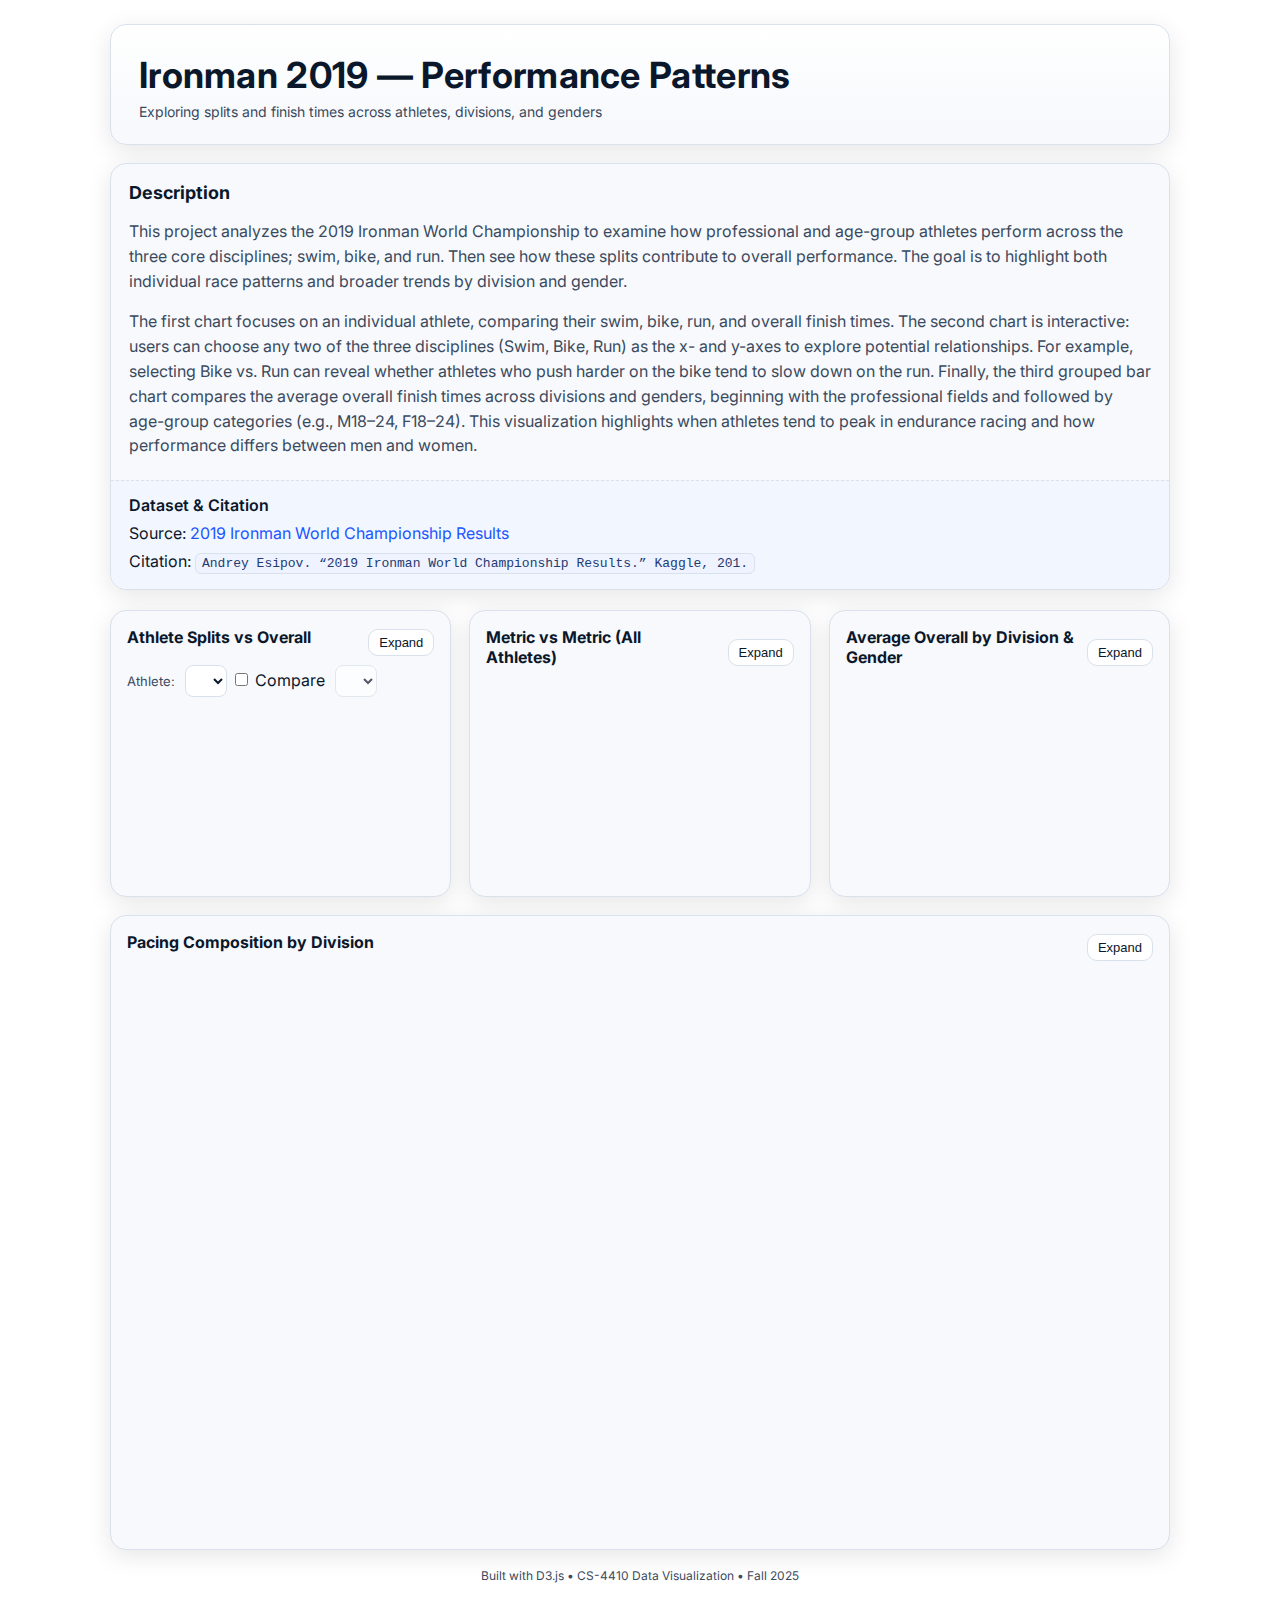
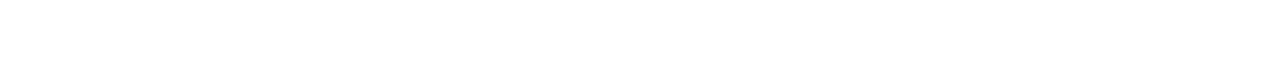
<file: index.html>
<!DOCTYPE html>
<html lang="en">
  <head>
    <meta charset="UTF-8" />
    <title>Ironman 2019 — Performance Patterns</title>
    <script src="https://d3js.org/d3.v7.min.js"></script>
    <link rel="preconnect" href="https://fonts.googleapis.com" />
    <link rel="preconnect" href="https://fonts.gstatic.com" crossorigin />
    <link
      href="https://fonts.googleapis.com/css2?family=Inter:wght@400;600;700&display=swap"
      rel="stylesheet"
    />
    <link rel="stylesheet" href="styles.css" />
  </head>
  <body>
    <div class="wrap">
      <!-- Page Title -->
      <header class="page" role="banner">
        <h1>Ironman 2019 — Performance Patterns</h1>
        <p class="subtitle">
          Exploring splits and finish times across athletes, divisions, and
          genders
        </p>
      </header>

      <!-- Summary (top, full width) -->
      <section class="summary" aria-labelledby="writeup-title">
        <div class="inner">
          <h2 id="writeup-title">Description</h2>
          <p>
            This project analyzes the 2019 Ironman World Championship to examine
            how professional and age-group athletes perform across the three
            core disciplines; swim, bike, and run. Then see how these splits
            contribute to overall performance. The goal is to highlight both
            individual race patterns and broader trends by division and gender.
          </p>
          <p>
            The first chart focuses on an individual athlete, comparing their
            swim, bike, run, and overall finish times. The second chart is
            interactive: users can choose any two of the three disciplines
            (Swim, Bike, Run) as the x- and y-axes to explore potential
            relationships. For example, selecting Bike vs. Run can reveal
            whether athletes who push harder on the bike tend to slow down on
            the run. Finally, the third grouped bar chart compares the average
            overall finish times across divisions and genders, beginning with
            the professional fields and followed by age-group categories (e.g.,
            M18–24, F18–24). This visualization highlights when athletes tend to
            peak in endurance racing and how performance differs between men and
            women.
          </p>
        </div>
        <div class="cite">
          <div><strong>Dataset & Citation</strong></div>
          <div>
            Source:
            <a
              id="dataset-link"
              href="https://www.kaggle.com/datasets/andyesi/2019-ironman-world-championship-results"
              target="_blank"
              rel="noopener noreferrer"
            >
              2019 Ironman World Championship Results
            </a>
          </div>
          <div>
            Citation:
            <code class="k"
              >Andrey Esipov. “2019 Ironman World Championship Results.” Kaggle,
              201.</code
            >
          </div>
        </div>
      </section>

      <!-- Charts row (horizontal) -->
      <div class="charts-row">
        <!-- Chart 1 -->
        <section class="card" id="chart1-card" aria-labelledby="c1-title">
          <div class="inner">
            <div class="card-head">
              <h3 id="c1-title">Athlete Splits vs Overall</h3>
              <button
                class="expand-btn"
                data-target="chart1-card"
                aria-expanded="false"
                aria-label="Expand chart 1"
              >
                Expand
              </button>
            </div>
            <div class="controls">
              <label
                for="athleteSelect"
                style="font-size: 13px; color: var(--muted)"
                >Athlete:</label
              >
              <select id="athleteSelect"></select>
              <label
                ><input type="checkbox" id="compareToggle" /> Compare</label
              >
              <select id="athleteSelectB" disabled></select>
            </div>
            <figure>
              <svg
                id="chart1"
                viewBox="0 0 600 420"
                aria-label="Athlete splits"
              ></svg>
            </figure>
          </div>
        </section>

        <!-- Chart 2 -->
        <section class="card" id="chart2-card" aria-labelledby="c2-title">
          <div class="inner">
            <div class="card-head">
              <h3 id="c2-title">Metric vs Metric (All Athletes)</h3>
              <button
                class="expand-btn"
                data-target="chart2-card"
                aria-expanded="false"
                aria-label="Expand chart 2"
              >
                Expand
              </button>
            </div>

            <figure>
              <svg
                id="chart2"
                viewBox="0 0 700 460"
                aria-label="Metric vs Metric scatter"
              ></svg>
            </figure>
          </div>
        </section>

        <!-- Chart 3 -->
        <section class="card" id="chart3-card" aria-labelledby="c3-title">
          <div class="inner">
            <div class="card-head">
              <h3 id="c3-title">Average Overall by Division & Gender</h3>
              <button
                class="expand-btn"
                data-target="chart3-card"
                aria-expanded="false"
                aria-label="Expand chart 3"
              >
                Expand
              </button>
            </div>
            <figure>
              <svg
                id="chart3"
                viewBox="0 0 900 500"
                aria-label="Average overall time by division and gender"
              ></svg>
            </figure>
          </div>
        </section>

        <!-- Chart 4 (no filter) -->
        <section class="card" id="chart4-card" aria-labelledby="c4-title">
          <div class="inner">
            <div class="card-head">
              <h3 id="c4-title">Pacing Composition by Division</h3>
              <button
                class="expand-btn"
                data-target="chart4-card"
                aria-expanded="false"
                aria-label="Expand chart 4"
              >
                Expand
              </button>
            </div>

            <figure>
              <svg
                id="chart4"
                viewBox="0 0 900 520"
                aria-label="Pacing composition stacked bars by division"
              ></svg>
            </figure>
          </div>
        </section>
      </div>

      <footer class="page">
        Built with D3.js • CS-4410 Data Visualization • Fall 2025
      </footer>
    </div>

    <script src="app.js"></script>
    <script>
      (function () {
        function enterFullscreen(el) {
          if (el.requestFullscreen) return el.requestFullscreen();
          if (el.webkitRequestFullscreen) return el.webkitRequestFullscreen();
          if (el.msRequestFullscreen) return el.msRequestFullscreen();
          // fallback: toggle CSS class
          el.classList.add("is-expanded");
          el.dataset.fallback = "true";
          return Promise.resolve();
        }
        function exitFullscreen() {
          if (document.fullscreenElement) return document.exitFullscreen();
          if (document.webkitFullscreenElement)
            return document.webkitExitFullscreen();
          if (document.msFullscreenElement) return document.msExitFullscreen();
          // fallback: remove CSS class from any expanded card
          document
            .querySelectorAll(".card.is-expanded")
            .forEach((c) => c.classList.remove("is-expanded"));
          return Promise.resolve();
        }

        // Keep button state (text + aria) in sync
        function setBtnState(btn, expanded) {
          btn.setAttribute("aria-expanded", expanded ? "true" : "false");
          btn.textContent = expanded ? "Close" : "Expand";
        }

        // Click handler for all expand buttons
        document.addEventListener("click", (e) => {
          const btn = e.target.closest(".expand-btn");
          if (!btn) return;

          const targetId = btn.getAttribute("data-target");
          const card = document.getElementById(targetId);
          if (!card) return;

          const isAlreadyExpanded =
            document.fullscreenElement === card ||
            card.classList.contains("is-expanded");

          if (!isAlreadyExpanded) {
            enterFullscreen(card).then(() => setBtnState(btn, true));
          } else {
            exitFullscreen().then(() => setBtnState(btn, false));
          }
        });

        // Close on ESC (covers fallback mode too)
        document.addEventListener("keydown", (e) => {
          if (e.key === "Escape") {
            exitFullscreen();
            document
              .querySelectorAll('.expand-btn[aria-expanded="true"]')
              .forEach((b) => setBtnState(b, false));
          }
        });

        // Sync button state when user exits fullscreen via browser UI
        document.addEventListener("fullscreenchange", () => {
          const expanded = !!document.fullscreenElement;
          // If nothing is fullscreen, reset all buttons
          if (!expanded) {
            document
              .querySelectorAll('.expand-btn[aria-expanded="true"]')
              .forEach((b) => setBtnState(b, false));
          }
        });
      })();
    </script>
  </body>
</html>
</file>
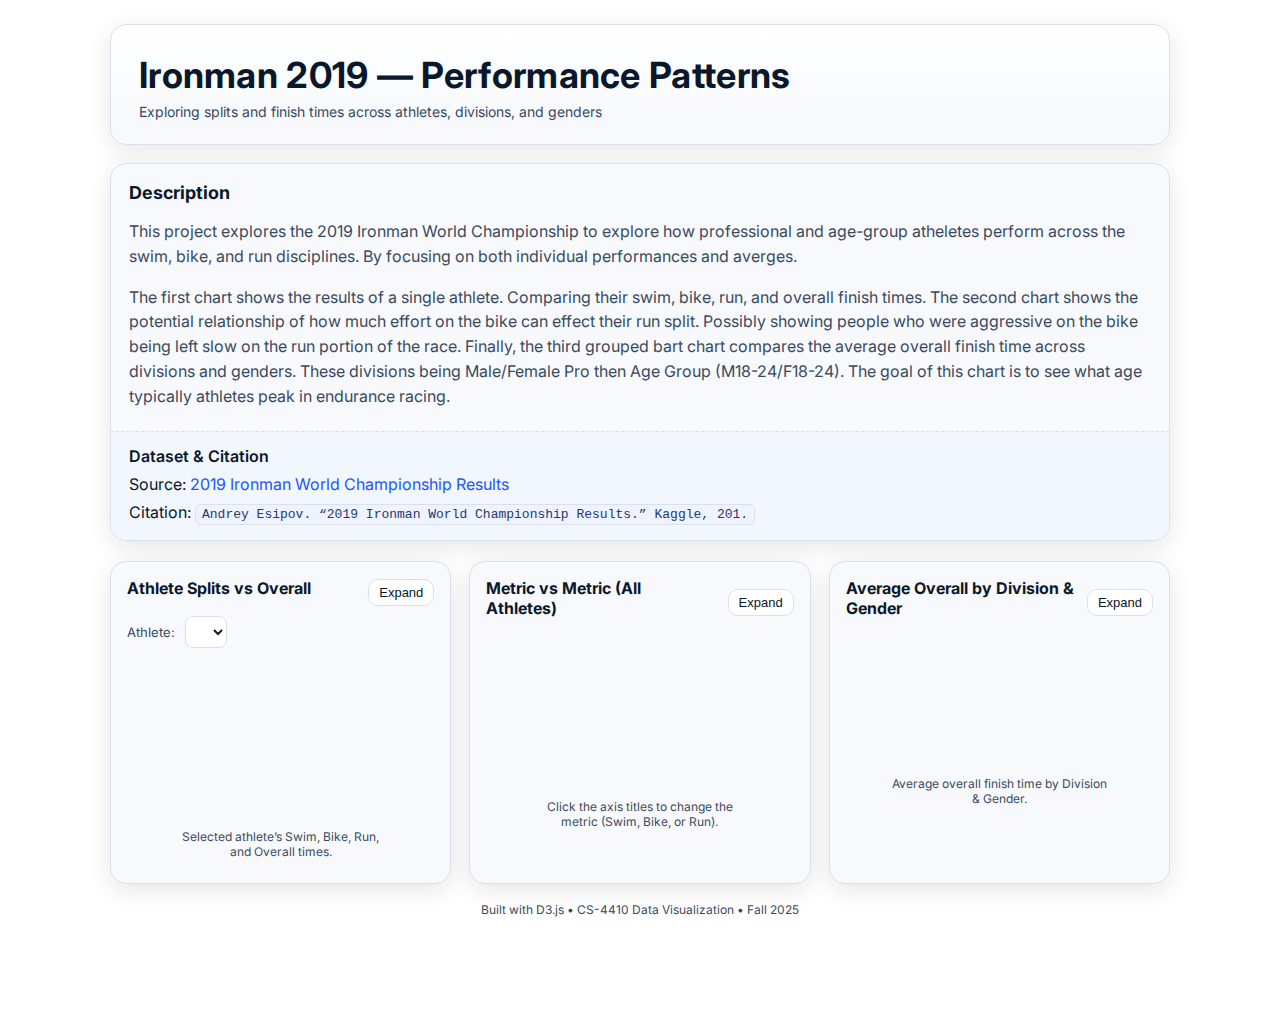
<file: ironman_visualization.html>
<!DOCTYPE html>
<html lang="en">
  <head>
    <meta charset="UTF-8" />
    <title>Ironman 2019 — Performance Patterns</title>
    <script src="https://d3js.org/d3.v7.min.js"></script>
    <link rel="preconnect" href="https://fonts.googleapis.com" />
    <link rel="preconnect" href="https://fonts.gstatic.com" crossorigin />
    <link
      href="https://fonts.googleapis.com/css2?family=Inter:wght@400;600;700&display=swap"
      rel="stylesheet"
    />
    <link rel="stylesheet" href="styles.css" />
  </head>
  <body>
    <div class="wrap">
      <!-- Page Title -->
      <header class="page" role="banner">
        <h1>Ironman 2019 — Performance Patterns</h1>
        <p class="subtitle">
          Exploring splits and finish times across athletes, divisions, and
          genders
        </p>
      </header>

      <!-- Summary (top, full width) -->
      <section class="summary" aria-labelledby="writeup-title">
        <div class="inner">
          <h2 id="writeup-title">Description</h2>
          <p>
            This project explores the 2019 Ironman World Championship to explore
            how professional and age-group atheletes perform across the swim,
            bike, and run disciplines. By focusing on both individual
            performances and averges.
          </p>
          <p>
            The first chart shows the results of a single athlete. Comparing
            their swim, bike, run, and overall finish times. The second chart
            shows the potential relationship of how much effort on the bike can
            effect their run split. Possibly showing people who were aggressive
            on the bike being left slow on the run portion of the race. Finally,
            the third grouped bart chart compares the average overall finish
            time across divisions and genders. These divisions being Male/Female
            Pro then Age Group (M18-24/F18-24). The goal of this chart is to see
            what age typically athletes peak in endurance racing.
          </p>
          <!-- <ul>
            <li>
              Mention clusters/slopes in the scatter and spread by
              division/gender.
            </li>
            <li>Highlight differences between Pro vs Age Group divisions.</li>
            <li>Note parsing assumptions for time formats (H:MM:SS).</li>
          </ul> -->
        </div>
        <div class="cite">
          <div><strong>Dataset & Citation</strong></div>
          <div>
            Source:
            <a
              id="dataset-link"
              href="https://www.kaggle.com/datasets/andyesi/2019-ironman-world-championship-results"
              target="_blank"
              rel="noopener noreferrer"
            >
              2019 Ironman World Championship Results
            </a>
          </div>
          <div>
            Citation:
            <code class="k"
              >Andrey Esipov. “2019 Ironman World Championship Results.” Kaggle,
              201.</code
            >
          </div>
        </div>
      </section>

      <!-- Charts row (horizontal) -->
      <div class="charts-row">
        <!-- Chart 1 -->
        <section class="card" id="chart1-card" aria-labelledby="c1-title">
          <div class="inner">
            <div class="card-head">
              <h3 id="c1-title">Athlete Splits vs Overall</h3>
              <button
                class="expand-btn"
                data-target="chart1-card"
                aria-expanded="false"
                aria-label="Expand chart 1"
              >
                Expand
              </button>
            </div>
            <div class="controls">
              <label
                for="athleteSelect"
                style="font-size: 13px; color: var(--muted)"
                >Athlete:</label
              >
              <select id="athleteSelect"></select>
            </div>
            <figure>
              <svg
                id="chart1"
                viewBox="0 0 600 420"
                aria-label="Athlete splits"
              ></svg>
              <figcaption>
                Selected athlete’s Swim, Bike, Run, and Overall times.
              </figcaption>
            </figure>
          </div>
        </section>

        <!-- Chart 2 -->
        <!-- Chart 2 -->
        <section class="card" id="chart2-card" aria-labelledby="c2-title">
          <div class="inner">
            <div class="card-head">
              <h3 id="c2-title">Metric vs Metric (All Athletes)</h3>
              <button
                class="expand-btn"
                data-target="chart2-card"
                aria-expanded="false"
                aria-label="Expand chart 2"
              >
                Expand
              </button>
            </div>

            <figure>
              <svg
                id="chart2"
                viewBox="0 0 700 460"
                aria-label="Metric vs Metric scatter"
              ></svg>
              <figcaption>
                Click the axis titles to change the metric (Swim, Bike, or Run).
              </figcaption>
            </figure>
          </div>
        </section>

        <!-- Chart 3 -->
        <section class="card" id="chart3-card" aria-labelledby="c3-title">
          <div class="inner">
            <div class="card-head">
              <h3 id="c3-title">Average Overall by Division & Gender</h3>
              <button
                class="expand-btn"
                data-target="chart3-card"
                aria-expanded="false"
                aria-label="Expand chart 3"
              >
                Expand
              </button>
            </div>
            <figure>
              <svg
                id="chart3"
                viewBox="0 0 900 500"
                aria-label="Average overall time by division and gender"
              ></svg>
              <figcaption>
                Average overall finish time by Division &amp; Gender.
              </figcaption>
            </figure>
          </div>
        </section>
      </div>

      <footer class="page">
        Built with D3.js • CS-4410 Data Visualization • Fall 2025
      </footer>
    </div>

    <script src="app.js"></script>
    <script>
      (function () {
        function enterFullscreen(el) {
          if (el.requestFullscreen) return el.requestFullscreen();
          if (el.webkitRequestFullscreen) return el.webkitRequestFullscreen();
          if (el.msRequestFullscreen) return el.msRequestFullscreen();
          // fallback: toggle CSS class
          el.classList.add("is-expanded");
          el.dataset.fallback = "true";
          return Promise.resolve();
        }
        function exitFullscreen() {
          if (document.fullscreenElement) return document.exitFullscreen();
          if (document.webkitFullscreenElement)
            return document.webkitExitFullscreen();
          if (document.msFullscreenElement) return document.msExitFullscreen();
          // fallback: remove CSS class from any expanded card
          document
            .querySelectorAll(".card.is-expanded")
            .forEach((c) => c.classList.remove("is-expanded"));
          return Promise.resolve();
        }

        // Keep button state (text + aria) in sync
        function setBtnState(btn, expanded) {
          btn.setAttribute("aria-expanded", expanded ? "true" : "false");
          btn.textContent = expanded ? "Close" : "Expand";
        }

        // Click handler for all expand buttons
        document.addEventListener("click", (e) => {
          const btn = e.target.closest(".expand-btn");
          if (!btn) return;

          const targetId = btn.getAttribute("data-target");
          const card = document.getElementById(targetId);
          if (!card) return;

          const isAlreadyExpanded =
            document.fullscreenElement === card ||
            card.classList.contains("is-expanded");

          if (!isAlreadyExpanded) {
            enterFullscreen(card).then(() => setBtnState(btn, true));
          } else {
            exitFullscreen().then(() => setBtnState(btn, false));
          }
        });

        // Close on ESC (covers fallback mode too)
        document.addEventListener("keydown", (e) => {
          if (e.key === "Escape") {
            exitFullscreen();
            document
              .querySelectorAll('.expand-btn[aria-expanded="true"]')
              .forEach((b) => setBtnState(b, false));
          }
        });

        // Sync button state when user exits fullscreen via browser UI
        document.addEventListener("fullscreenchange", () => {
          const expanded = !!document.fullscreenElement;
          // If nothing is fullscreen, reset all buttons
          if (!expanded) {
            document
              .querySelectorAll('.expand-btn[aria-expanded="true"]')
              .forEach((b) => setBtnState(b, false));
          }
        });
      })();
    </script>
  </body>
</html>
</file>
<file: styles.css>
:root {
  --bg: #ffffff; /* page background */
  --card: #f7f9fc; /* card background */
  --muted: #3a4a5e; /* secondary text */
  --text: #0b172a; /* main text */
  --accent: #2055ff; /* primary accent */
  --accent-2: #b5179e; /* secondary accent */
  --border: #d9e1ec; /* borders/dividers */
  --shadow: 0 6px 24px rgba(0, 0, 0, 0.1);
  --radius: 16px;
  --maxw: 1100px;
}

* {
  box-sizing: border-box;
}
body {
  margin: 0;
  font-family: Inter, system-ui, -apple-system, Segoe UI, Roboto, sans-serif;
  background: var(--bg);
  color: var(--text);
}
a {
  color: var(--accent);
  text-decoration: none;
}
a:hover {
  text-decoration: underline;
}

.wrap {
  max-width: var(--maxw);
  margin: 24px auto 96px;
  padding: 0 20px;
}

/* Header */
header.page {
  padding: 28px 28px 24px;
  background: linear-gradient(180deg, #ffffff 0%, #f7f9fc 80%);
  border: 1px solid var(--border);
  border-radius: var(--radius);
  box-shadow: var(--shadow);
}
header.page h1 {
  margin: 0 0 6px;
  font-size: clamp(24px, 3.2vw, 36px);
  letter-spacing: 0.3px;
}
header.page p.subtitle {
  margin: 0;
  color: var(--muted);
  font-size: 14px;
}

/* Header row inside each card */
.card-head {
  display: flex;
  align-items: center;
  justify-content: space-between;
  gap: 12px;
  margin-bottom: 8px;
}

/* Expand button */
.expand-btn {
  background: #ffffff;
  color: var(--text);
  border: 1px solid var(--border);
  border-radius: 10px;
  padding: 6px 10px;
  font-size: 13px;
  line-height: 1;
  cursor: pointer;
}
.expand-btn:hover {
  background: #f1f5ff;
}

/* When an element is in native fullscreen */
:fullscreen {
  background: var(--bg);
}
:fullscreen .inner {
  padding: 16px;
}

/* Make the SVG fill more of the screen when fullscreen */
:fullscreen svg {
  width: 100%;
  height: calc(100vh - 180px); /* room for title/controls/caption */
}

/* Fallback: if Fullscreen API fails, we toggle .is-expanded on the card */
.card.is-expanded {
  position: fixed;
  inset: 16px;
  margin: 0;
  z-index: 9999;
  background: var(--bg);
  width: auto;
  height: auto;
  overflow: auto;
}
.card.is-expanded .inner {
  padding: 16px;
}
.card.is-expanded svg {
  width: 100%;
  height: calc(100vh - 180px);
}

/* Summary card (full width on top) */
.summary {
  background: var(--card);
  border: 1px solid var(--border);
  border-radius: var(--radius);
  box-shadow: var(--shadow);
  margin-top: 18px;
  overflow: hidden;
}
.summary .inner {
  padding: 18px 18px 6px;
}
.summary h2 {
  margin: 0 0 8px;
  font-size: 18px;
}
.summary p,
.summary li {
  color: var(--muted);
  line-height: 1.55;
}
.cite {
  display: grid;
  gap: 8px;
  padding: 14px 18px 18px;
  background: #f2f6ff;
  border-top: 1px dashed var(--border);
}
.cite strong {
  font-weight: 600;
}
code.k {
  background: #eef3ff;
  padding: 2px 6px;
  border-radius: 6px;
  border: 1px solid var(--border);
  color: #233a72;
}

/* Charts row UNDER the summary, horizontal layout */
.charts-row {
  display: flex;
  flex-wrap: wrap;
  gap: 18px;
  margin-top: 20px;
}
.charts-row .card {
  background: var(--card);
  border: 1px solid var(--border);
  border-radius: var(--radius);
  box-shadow: var(--shadow);
  flex: 1 1 320px; /* responsive */
  min-width: 0; /* prevents overflow */
}
.card .inner {
  padding: 16px 16px 8px;
}
.card h3 {
  margin: 0 0 10px;
  font-size: 16px;
  color: var(--text);
}

/* Chart controls */
.controls label {
  margin-right: 6px;
}
.controls select {
  background: #ffffff;
  color: var(--text);
  border: 1px solid var(--border);
  border-radius: 8px;
  padding: 6px 10px;
  font-size: 14px;
}
.controls select:focus {
  outline: 2px solid var(--accent);
}

/* SVGs fill the card width while keeping aspect ratio */
svg {
  width: 100%;
  height: auto;
  display: block;
}

/* Bar default (can be overridden in D3 with scales) */
.bar {
  fill: var(--accent);
}
.bar:hover {
  fill: #ff9d3c;
}

.label {
  font-size: 12px;
  fill: var(--text);
}

figcaption {
  color: var(--muted);
  font-size: 12px;
  margin: 6px 4px 10px;
  text-align: center;
}

footer.page {
  margin-top: 18px;
  color: var(--muted);
  font-size: 12px;
  text-align: center;
}

/* Small popover menu used when clicking axis titles on Chart 2 */
.axis-menu {
  position: absolute;
  z-index: 1000;
  background: #ffffff;
  color: var(--text);
  border: 1px solid var(--border);
  border-radius: 8px;
  box-shadow: var(--shadow);
  padding: 4px;
  min-width: 120px;
}
.axis-menu button {
  width: 100%;
  text-align: left;
  background: transparent;
  border: 0;
  padding: 8px 10px;
  font-size: 14px;
  cursor: pointer;
  color: var(--text);
}
.axis-menu button:hover {
  background: #f1f5ff;
}

/* Axis labels styled like dropdown buttons */
.axis-label {
  font-size: 13px;
  font-weight: 500;
  fill: var(--text);
  cursor: pointer;
  user-select: none;
}

/* Give it a "dropdown" look */
.axis-label-bg {
  fill: #ffffff;
  stroke: var(--border);
  stroke-width: 1;
  rx: 6; /* rounded corners */
  ry: 6;
}

/* When hovered, background highlights */
.axis-label:hover + .axis-label-bg,
.axis-label-bg:hover {
  fill: #f1f5ff;
}
</file>
